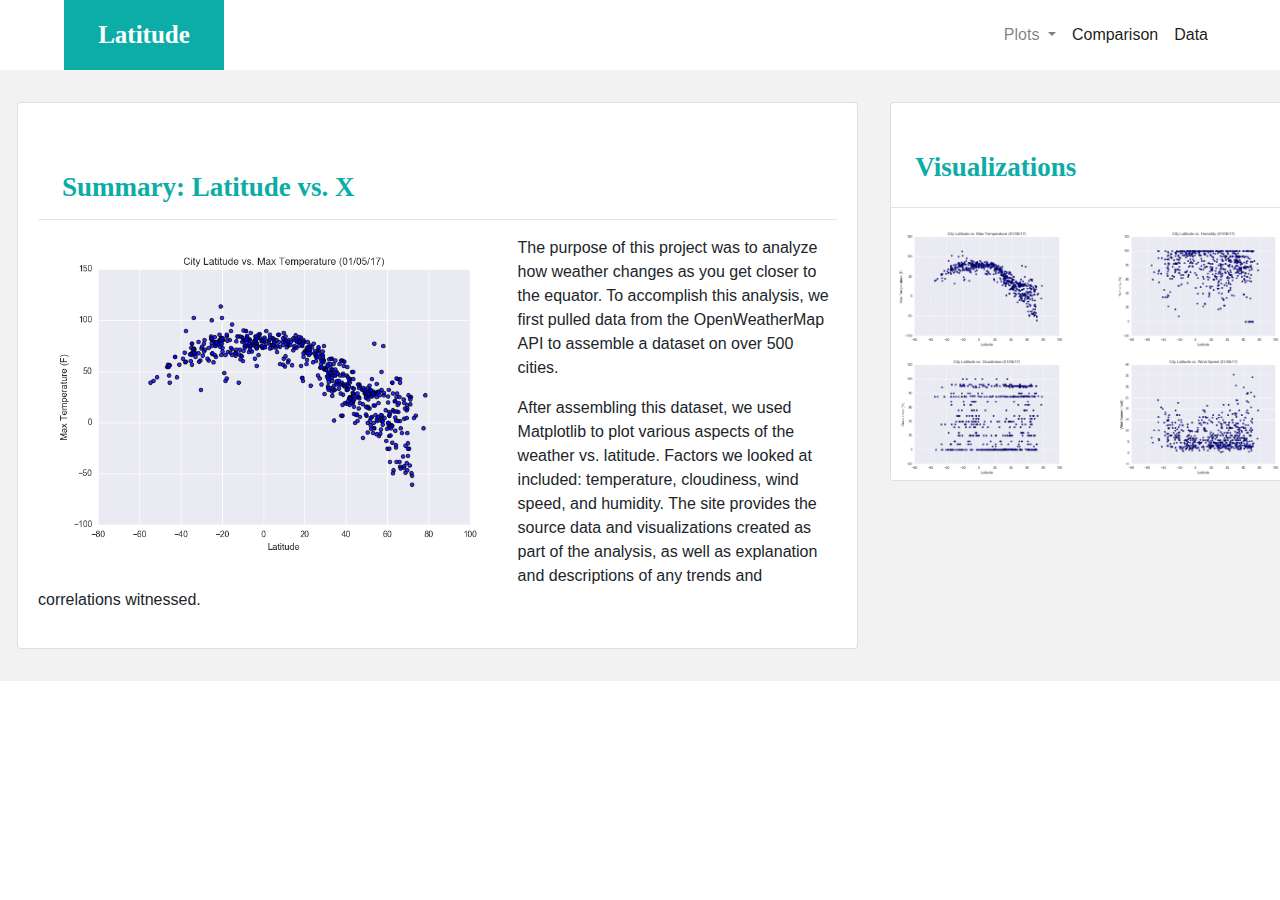
<file: index.html>
<!DOCTYPE html>
<html lang="en">
  
    <!--Import js and css style sheet-->
    <link
      rel="stylesheet"
      href="https://stackpath.bootstrapcdn.com/bootstrap/4.3.1/css/bootstrap.min.css"
      integrity="sha384-ggOyR0iXCbMQv3Xipma34MD+dH/1fQ784/j6cY/iJTQUOhcWr7x9JvoRxT2MZw1T"
      crossorigin="anonymous"
    />
    <script
      src="https://code.jquery.com/jquery-3.3.1.slim.min.js"
      integrity="sha384-q8i/X+965DzO0rT7abK41JStQIAqVgRVzpbzo5smXKp4YfRvH+8abtTE1Pi6jizo"
      crossorigin="anonymous"
    ></script>
    <script
      src="https://cdnjs.cloudflare.com/ajax/libs/popper.js/1.14.7/umd/popper.min.js"
      integrity="sha384-UO2eT0CpHqdSJQ6hJty5KVphtPhzWj9WO1clHTMGa3JDZwrnQq4sF86dIHNDz0W1"
      crossorigin="anonymous"
    ></script>
    <script
      src="https://stackpath.bootstrapcdn.com/bootstrap/4.3.1/js/bootstrap.min.js"
      integrity="sha384-JjSmVgyd0p3pXB1rRibZUAYoIIy6OrQ6VrjIEaFf/nJGzIxFDsf4x0xIM+B07jRM"
      crossorigin="anonymous"
    ></script>

    <link rel="stylesheet" href="style.css" />
  </head>

<!--Create navbar-->
  <body>
    <nav class="navbar navbar-expand-lg navbar-light bg-light narvar-text">
      <a class="navbar-brand latitude heading_text" href="index.html"><b>Latitude</b></a>
      <button
        class="navbar-toggler"
        type="button"
        data-toggle="collapse"
        data-target="#navbarNavDropdown"
        aria-controls="navbarNavDropdown"
        aria-expanded="false"
        aria-label="Toggle navigation"
      >
        <span class="navbar-toggler-icon "></span>
      </button>
      <div class="collapse navbar-collapse nav-left" id="navbarNavDropdown">
        <ul class="nav navbar-nav ml-auto">
          <li class="nav-item dropdown">
            <a
              class="nav-link dropdown-toggle"
              href="#"
              id="navbarDropdownMenuLink"
              data-toggle="dropdown"
              aria-haspopup="true"
              aria-expanded="false">
              Plots
            </a>
             <div
               class="dropdown-menu"
               aria-labelledby="navbarDropdownMenuLink">
               <a class="dropdown-item" href="max_temp.html">Max Temperature</a>
               <a class="dropdown-item" href="humidity.html">Humidity</a>
               <a class="dropdown-item" href="cloudiness.html">Cloudiness</a>
               <a class="dropdown-item" href="windspeed.html">Wind Speed</a>
             </div>
          </li>
          <li class="nav-item active">
            <a class="nav-link" href="comparison.html"
              >Comparison <span class="sr-only">(current)</span></a
            >
          </li>
          <li class="nav-item active">
            <a class="nav-link" href="data.html">Data</a>
          </li>
        </ul>
    </nav>
      <!--End of navbar-->
  
      <!--Create card for summary of this project-->
      <div class="row background">
        <div class="col-md-4 col-lg-8 card-padding">
          <div class="card">
            <div class="card-body">
             <h5><b>Summary: Latitude vs. X</b></h5>
             <hr />
             
             <img
              class="card-img-summary"
              src="Resources\assets\images\Fig1.png"
              alt="Max Temperature" 
             />
             <span>
             <p>
              The purpose of this project was to analyze how weather changes as you get closer to the equator.
              To accomplish this analysis, we first pulled data from the OpenWeatherMap API to assemble a dataset on over 500 cities.
             </p>  
             <p> 
              After assembling this dataset, we used Matplotlib to plot various aspects of the weather vs. latitude. 
              Factors we looked at included: temperature, cloudiness, wind speed, and humidity. The site provides the source data and visualizations created as part of the analysis, as well as explanation and descriptions of any trends and correlations witnessed.
             </p>
            </span>
            </div>
          </div>
        </div>
        <!--End of summary project-->

        <!--Create card to hold vizualization images-->
        <div class="col-md-2 col-lg-4 card-padding">
          <div class="card">
            <h4><b>Visualizations</b></h4>
            <hr />
            <div class="row">
              <div class="col-sm-3 col-md-6">
                <a href="max_temp.html">
                  <img
                  class="img-fluid"
                  src="Resources\assets\images\Fig1.png"
                  alt="Max Temperature"
                  />
                </a>  
              </div>
              <div class="col-sm-3 col-md-6">
                <a href="humidity.html">
                 <img
                   class="img-fluid"
                   src="Resources\assets\images\Fig2.png"
                   alt="Humidity"
                 />
                </a>
              </div>
              <div class="col-sm-3 col-md-6">
                <a href="cloudiness.html">
                  <img
                    class="img-fluid"
                    src="Resources\assets\images\Fig3.png"
                    alt="Cloudiness"
                  />
                 </a>
              </div>

              <div class="col-sm-3 col-md-6">
                <a href="windspeed.html">
                  <img
                    class="img-fluid"
                    src="Resources\assets\images\Fig4.png"
                    alt="Wind Speed"
                  />
                 </a>
              </div>
            </div>
          </div>
        </div>
      </div>
  </body>
</html>
</file>
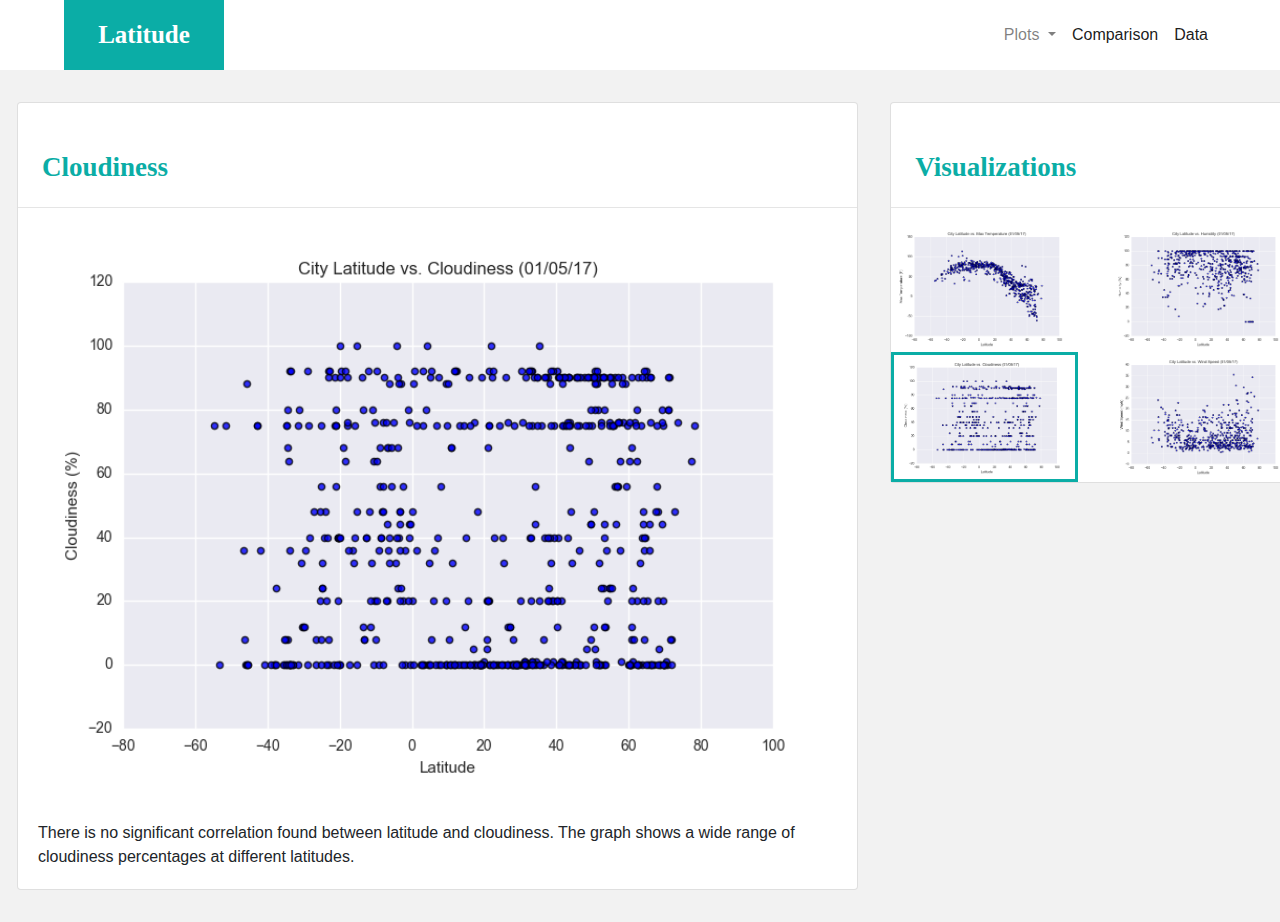
<file: cloudiness.html>
<!DOCTYPE html>
<html lang="en">
  <head>
    <meta charset="UTF-8" />
    <title>Bootstrap Visualization Dataset</title>

    <!--Import js and css style sheet-->
    <link
      rel="stylesheet"
      href="https://stackpath.bootstrapcdn.com/bootstrap/4.3.1/css/bootstrap.min.css"
      integrity="sha384-ggOyR0iXCbMQv3Xipma34MD+dH/1fQ784/j6cY/iJTQUOhcWr7x9JvoRxT2MZw1T"
      crossorigin="anonymous"
    />
    <script
      src="https://code.jquery.com/jquery-3.3.1.slim.min.js"
      integrity="sha384-q8i/X+965DzO0rT7abK41JStQIAqVgRVzpbzo5smXKp4YfRvH+8abtTE1Pi6jizo"
      crossorigin="anonymous"
    ></script>
    <script
      src="https://cdnjs.cloudflare.com/ajax/libs/popper.js/1.14.7/umd/popper.min.js"
      integrity="sha384-UO2eT0CpHqdSJQ6hJty5KVphtPhzWj9WO1clHTMGa3JDZwrnQq4sF86dIHNDz0W1"
      crossorigin="anonymous"
    ></script>
    <script
      src="https://stackpath.bootstrapcdn.com/bootstrap/4.3.1/js/bootstrap.min.js"
      integrity="sha384-JjSmVgyd0p3pXB1rRibZUAYoIIy6OrQ6VrjIEaFf/nJGzIxFDsf4x0xIM+B07jRM"
      crossorigin="anonymous"
    ></script>

    <link rel="stylesheet" href="style.css" />
  </head>
</html>

<!--Create navbar-->
<body>
  <nav class="navbar navbar-expand-lg navbar-light bg-light narvar-text">
    <a class="navbar-brand latitude heading_text" href="index.html"><b>Latitude</b></a>
    <button
      class="navbar-toggler"
      type="button"
      data-toggle="collapse"
      data-target="#navbarNavDropdown"
      aria-controls="navbarNavDropdown"
      aria-expanded="false"
      aria-label="Toggle navigation"
    >
      <span class="navbar-toggler-icon "></span>
    </button>
    <div class="collapse navbar-collapse nav-left" id="navbarNavDropdown">
      <ul class="nav navbar-nav ml-auto">
        <li class="nav-item dropdown">
          <a
            class="nav-link dropdown-toggle"
            href="#"
            id="navbarDropdownMenuLink"
            data-toggle="dropdown"
            aria-haspopup="true"
            aria-expanded="false">
            Plots
          </a>
           <div
             class="dropdown-menu"
             aria-labelledby="navbarDropdownMenuLink">
             <a class="dropdown-item" href="max_temp.html">Max Temperature</a>
             <a class="dropdown-item" href="humidity.html">Humidity</a>
             <a class="dropdown-item" href="cloudiness.html">Cloudiness</a>
             <a class="dropdown-item" href="windspeed.html">Wind Speed</a>
           </div>
        </li>
        <li class="nav-item active">
          <a class="nav-link" href="comparison.html"
            >Comparison <span class="sr-only">(current)</span></a
          >
        </li>
        <li class="nav-item active">
          <a class="nav-link" href="data.html">Data</a>
        </li>
      </ul>
  </nav>
    <!--End of navbar-->

    <!--Summary of image-->
      <div class="row background">
        <div class="col-md-4 col-lg-8 card-padding">
          <div class="card">
            <h5><b>Cloudiness</b></h5>
            <hr />
            <img
              class="card-img-top"
              src="Resources\assets\images\Fig3.png"
              alt="Cloudiness"
            />
            <div class="card-body">
              <p class="card-text">
                There is no significant correlation found between latitude and cloudiness. The graph shows a wide range of cloudiness percentages at different latitudes.
              </p>
            </div>
          </div>
        </div>
        <!--End of summary image-->
       
        <!-- Create card to hold vizualization images-->
        <div class="col-md-2 col-lg-4 card-padding">
        <div class="card">
          <h4><b>Visualizations</b></h4>
          <hr />
          <div class="row">
            <div class="col-sm-3 col-md-6">
              <a href="max_temp.html">
                <img
                class="img-fluid"
                src="Resources\assets\images\Fig1.png"
                alt="Max Temperature"
                />
              </a>  
            </div>
            <div class="col-sm-3 col-md-6">
              <a href="humidity.html">
               <img
                 class="img-fluid"
                 src="Resources\assets\images\Fig2.png"
                 alt="Humidity"
               />
              </a>
            </div>
            <div class="col-sm-3 col-md-6">
              <a href="cloudiness.html">
                <img
                  class="img-fluid img-viz"
                  src="Resources\assets\images\Fig3.png"
                  alt="Cloudiness"
                />
               </a>
            </div>

            <div class="col-sm-3 col-md-6">
              <a href="windspeed.html">
                <img
                  class="img-fluid"
                  src="Resources\assets\images\Fig4.png"
                  alt="Wind Speed"
                />
               </a>
              </div>
            </div>
          </div>
        </div>
      </div>
  </body>
</html>
</file>
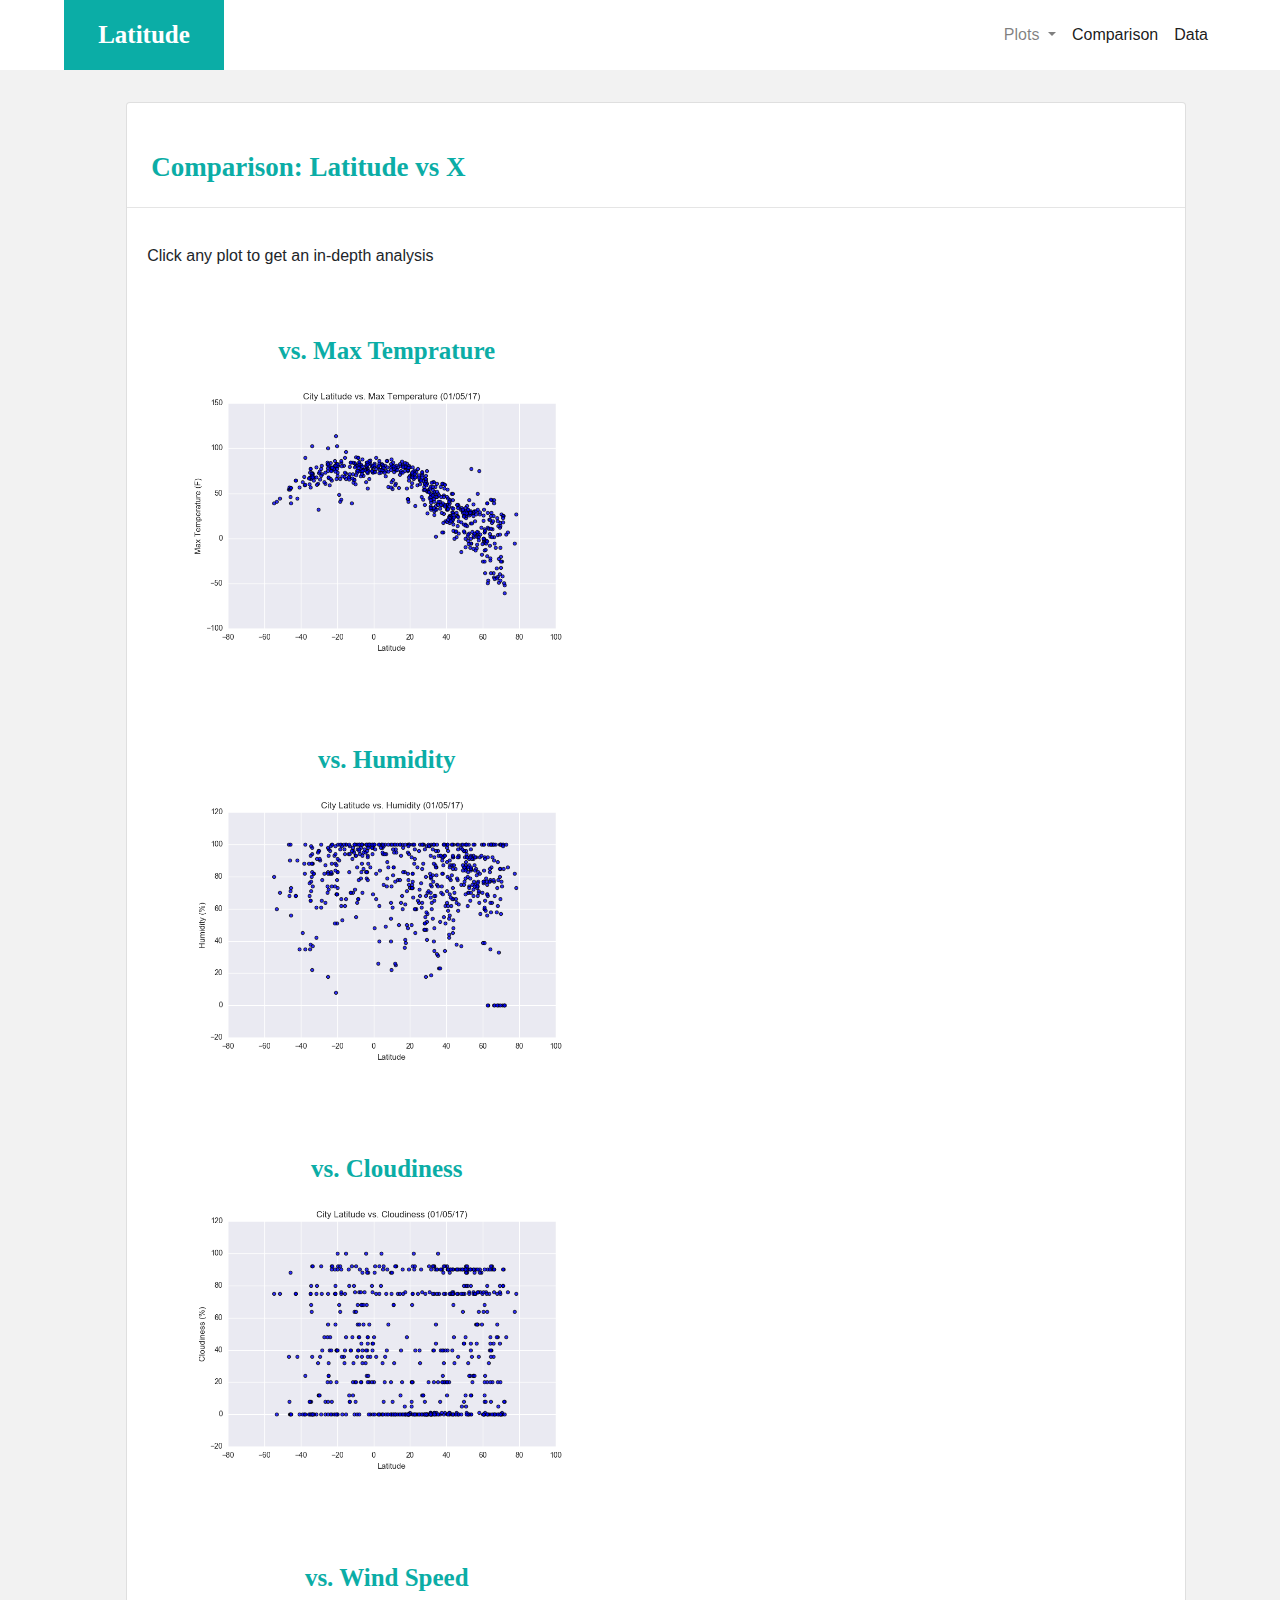
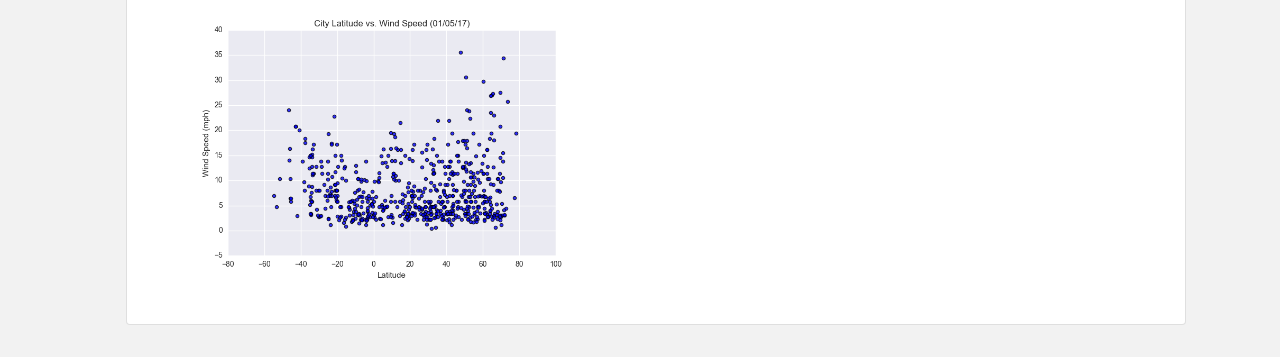
<file: comparison.html>
<!DOCTYPE html>
<html lang="en">
  
  <!--Import js and css style sheet-->
  <head>
    <meta charset="UTF-8" />
    <title>Bootstrap Visualization Dataset</title>
    <link
      rel="stylesheet"
      href="https://stackpath.bootstrapcdn.com/bootstrap/4.3.1/css/bootstrap.min.css"
      integrity="sha384-ggOyR0iXCbMQv3Xipma34MD+dH/1fQ784/j6cY/iJTQUOhcWr7x9JvoRxT2MZw1T"
      crossorigin="anonymous"
    />
    <script
      src="https://code.jquery.com/jquery-3.3.1.slim.min.js"
      integrity="sha384-q8i/X+965DzO0rT7abK41JStQIAqVgRVzpbzo5smXKp4YfRvH+8abtTE1Pi6jizo"
      crossorigin="anonymous"
    ></script>
    <script
      src="https://cdnjs.cloudflare.com/ajax/libs/popper.js/1.14.7/umd/popper.min.js"
      integrity="sha384-UO2eT0CpHqdSJQ6hJty5KVphtPhzWj9WO1clHTMGa3JDZwrnQq4sF86dIHNDz0W1"
      crossorigin="anonymous"
    ></script>
    <script
      src="https://stackpath.bootstrapcdn.com/bootstrap/4.3.1/js/bootstrap.min.js"
      integrity="sha384-JjSmVgyd0p3pXB1rRibZUAYoIIy6OrQ6VrjIEaFf/nJGzIxFDsf4x0xIM+B07jRM"
      crossorigin="anonymous"
    ></script>

    <link rel="stylesheet" href="style.css" />
  </head>

<!--Create navbar-->
  <body>
    <nav class="navbar navbar-expand-lg navbar-light bg-light narvar-text">
      <a class="navbar-brand latitude heading_text" href="index.html"><b>Latitude</b></a>
      <button
        class="navbar-toggler"
        type="button"
        data-toggle="collapse"
        data-target="#navbarNavDropdown"
        aria-controls="navbarNavDropdown"
        aria-expanded="false"
        aria-label="Toggle navigation"
      >
        <span class="navbar-toggler-icon "></span>
      </button>
      <div class="collapse navbar-collapse nav-left" id="navbarNavDropdown">
        <ul class="nav navbar-nav ml-auto">
          <li class="nav-item dropdown">
            <a
              class="nav-link dropdown-toggle"
              href="#"
              id="navbarDropdownMenuLink"
              data-toggle="dropdown"
              aria-haspopup="true"
              aria-expanded="false">
              Plots
            </a>
             <div
               class="dropdown-menu"
               aria-labelledby="navbarDropdownMenuLink">
               <a class="dropdown-item" href="max_temp.html">Max Temperature</a>
               <a class="dropdown-item" href="humidity.html">Humidity</a>
               <a class="dropdown-item" href="cloudiness.html">Cloudiness</a>
               <a class="dropdown-item" href="windspeed.html">Wind Speed</a>
             </div>
          </li>
          <li class="nav-item active">
            <a class="nav-link" href="comparison.html"
              >Comparison <span class="sr-only">(current)</span></a
            >
          </li>
          <li class="nav-item active">
            <a class="nav-link" href="data.html">Data</a>
          </li>
        </ul>
    </nav>
      <!--End of navbar-->

      <!--Create card to hold vizualization images-->
      <div class="row background">
      <div class="col-md-10 card-padding">
        <div class="card">
          <h5><b>Comparison: Latitude vs X</b></h5>
          <hr />
          <div class="card-body">
            <p class="card-text">
              Click any plot to get an in-depth analysis
            </p>
          </div>    
          <div class="row">
            <div class="col-sm-3 col-md-5 com-img">
              <h6><b>vs. Max Temprature</b></h6>
              <a href="max_temp.html">
                <img
                class="img-fluid"
                src="Resources\assets\images\Fig1.png"
                alt="Max Temperature"
                />
              </a>  
            </div>
            <div class="col-sm-3 col-md-5 com-img">
              <h6><b>vs. Humidity</b></h6>
              <a href="humidity.html">
               <img
                 class="img-fluid"
                 src="Resources\assets\images\Fig2.png"
                 alt="Humidity"
               />
              </a>
            </div>

            <div class="col-sm-3 col-md-5 com-img">
              <h6><b>vs. Cloudiness</b></h6>
              <a href="cloudiness.html">
                <img
                  class="img-fluid"
                  src="Resources\assets\images\Fig3.png"
                  alt="Cloudiness"
                />
               </a>
            </div>

            <div class="col-sm-3 col-md-5 com-img">
              <h6><b>vs. Wind Speed</b></h6>
              <a href="windspeed.html">
                <img
                  class="img-fluid"
                  src="Resources\assets\images\Fig4.png"
                  alt="Wind Speed"
                />
               </a>
            </div>
          </div>
        </div>
      </div>
    </div>
  </body>
</html>
</file>
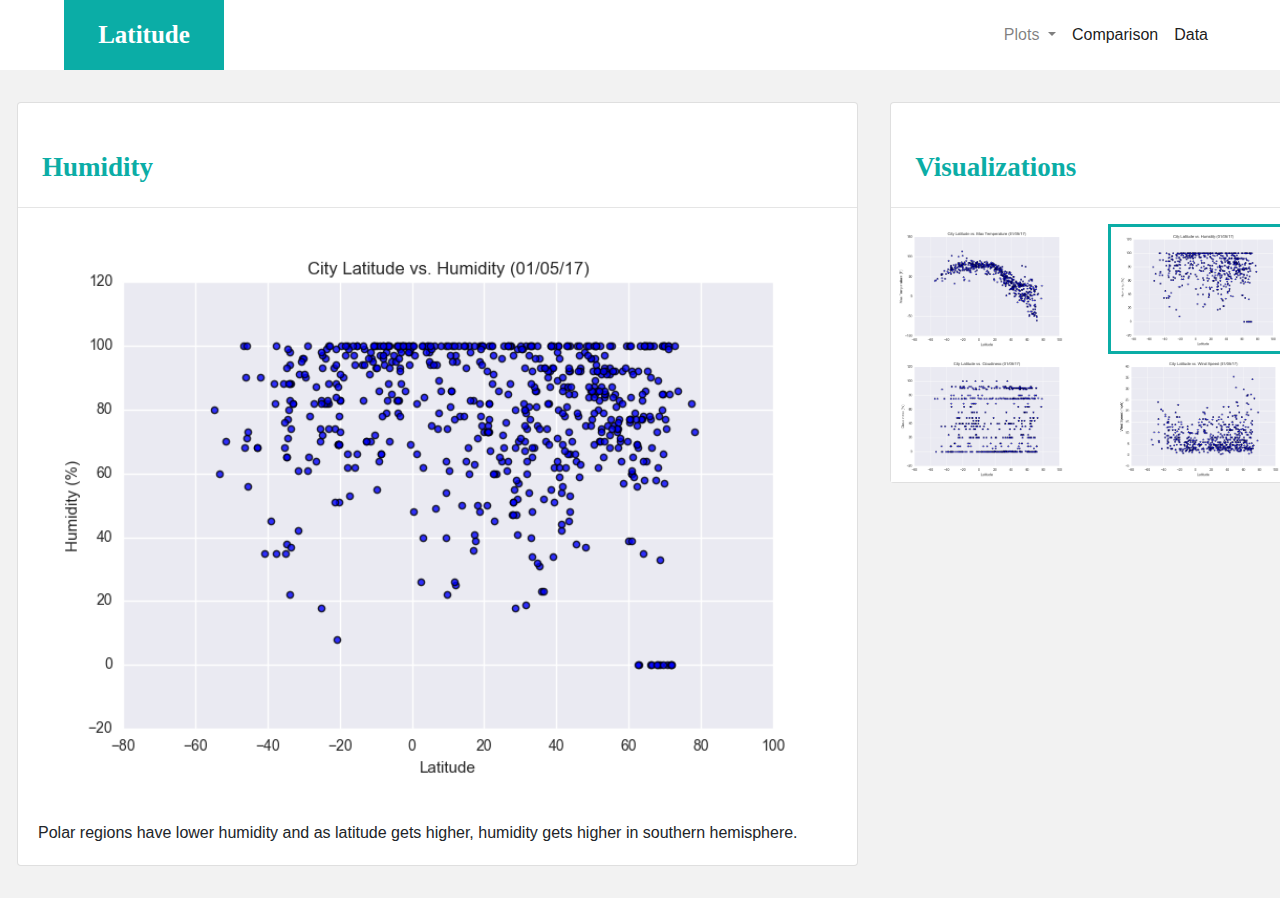
<file: humidity.html>
<!DOCTYPE html>
<html lang="en">
  <head>
    <meta charset="UTF-8" />
    <title>Bootstrap Visualization Dataset</title>
    
    <!--Import js and css style sheet-->
    <link
      rel="stylesheet"
      href="https://stackpath.bootstrapcdn.com/bootstrap/4.3.1/css/bootstrap.min.css"
      integrity="sha384-ggOyR0iXCbMQv3Xipma34MD+dH/1fQ784/j6cY/iJTQUOhcWr7x9JvoRxT2MZw1T"
      crossorigin="anonymous"
    />
    <script
      src="https://code.jquery.com/jquery-3.3.1.slim.min.js"
      integrity="sha384-q8i/X+965DzO0rT7abK41JStQIAqVgRVzpbzo5smXKp4YfRvH+8abtTE1Pi6jizo"
      crossorigin="anonymous"
    ></script>
    <script
      src="https://cdnjs.cloudflare.com/ajax/libs/popper.js/1.14.7/umd/popper.min.js"
      integrity="sha384-UO2eT0CpHqdSJQ6hJty5KVphtPhzWj9WO1clHTMGa3JDZwrnQq4sF86dIHNDz0W1"
      crossorigin="anonymous"
    ></script>
    <script
      src="https://stackpath.bootstrapcdn.com/bootstrap/4.3.1/js/bootstrap.min.js"
      integrity="sha384-JjSmVgyd0p3pXB1rRibZUAYoIIy6OrQ6VrjIEaFf/nJGzIxFDsf4x0xIM+B07jRM"
      crossorigin="anonymous"
    ></script>

    <link rel="stylesheet" href="style.css" />
  </head>

 <!--Create navbar-->
 <body>
  <nav class="navbar navbar-expand-lg navbar-light bg-light narvar-text">
    <a class="navbar-brand latitude heading_text" href="index.html"><b>Latitude</b></a>
    <button
      class="navbar-toggler"
      type="button"
      data-toggle="collapse"
      data-target="#navbarNavDropdown"
      aria-controls="navbarNavDropdown"
      aria-expanded="false"
      aria-label="Toggle navigation"
    >
      <span class="navbar-toggler-icon "></span>
    </button>
    <div class="collapse navbar-collapse nav-left" id="navbarNavDropdown">
      <ul class="nav navbar-nav ml-auto">
        <li class="nav-item dropdown">
          <a
            class="nav-link dropdown-toggle"
            href="#"
            id="navbarDropdownMenuLink"
            data-toggle="dropdown"
            aria-haspopup="true"
            aria-expanded="false">
            Plots
          </a>
           <div
             class="dropdown-menu"
             aria-labelledby="navbarDropdownMenuLink">
             <a class="dropdown-item" href="max_temp.html">Max Temperature</a>
             <a class="dropdown-item" href="humidity.html">Humidity</a>
             <a class="dropdown-item" href="cloudiness.html">Cloudiness</a>
             <a class="dropdown-item" href="windspeed.html">Wind Speed</a>
           </div>
        </li>
        <li class="nav-item active">
          <a class="nav-link" href="comparison.html"
            >Comparison <span class="sr-only">(current)</span></a
          >
        </li>
        <li class="nav-item active">
          <a class="nav-link" href="data.html">Data</a>
        </li>
      </ul>
  </nav>
    <!--End of navbar-->

      <!--Summary of image-->
      <div class="row background">
        <div class="col-md-4 col-lg-8 card-padding">
          <div class="card">
            <h5><b>Humidity</b></h5>
            <hr />
            <img
              class="card-img-top"
              src="Resources\assets\images\Fig2.png"
              alt="Humidity"
            />
            <div class="card-body">
              <p class="card-text">
                Polar regions have lower humidity and as latitude gets higher, humidity gets higher in southern hemisphere.
              </p>
            </div>
          </div>
        </div>
        <!--End of summary image-->

        <!--Create card to hold vizualization images-->
        <div class="col-md-2 col-lg-4 card-padding">
          <div class="card">
            <h4><b>Visualizations</b></h4>
            <hr />
            <div class="row">
              <div class="col-sm-3 col-md-6">
                <a href="max_temp.html">
                  <img
                  class="img-fluid"
                  src="Resources\assets\images\Fig1.png"
                  alt="Max Temperature"
                  />
                </a>  
              </div>
              <div class="col-sm-3 col-md-6">
                <a href="humidity.html">
                 <img
                   class="img-fluid img-viz"
                   src="Resources\assets\images\Fig2.png"
                   alt="Humidity"
                 />
                </a>
              </div>
              <div class="col-sm-3 col-md-6">
                <a href="cloudiness.html">
                  <img
                    class="img-fluid"
                    src="Resources\assets\images\Fig3.png"
                    alt="Cloudiness"
                  />
                 </a>
              </div>

              <div class="col-sm-3 col-md-6">
                <a href="windspeed.html">
                  <img
                    class="img-fluid"
                    src="Resources\assets\images\Fig4.png"
                    alt="Wind Speed"
                  />
                 </a>
              </div>
            </div>
          </div>
        </div>
      </div>
  </body>
</html>
</file>
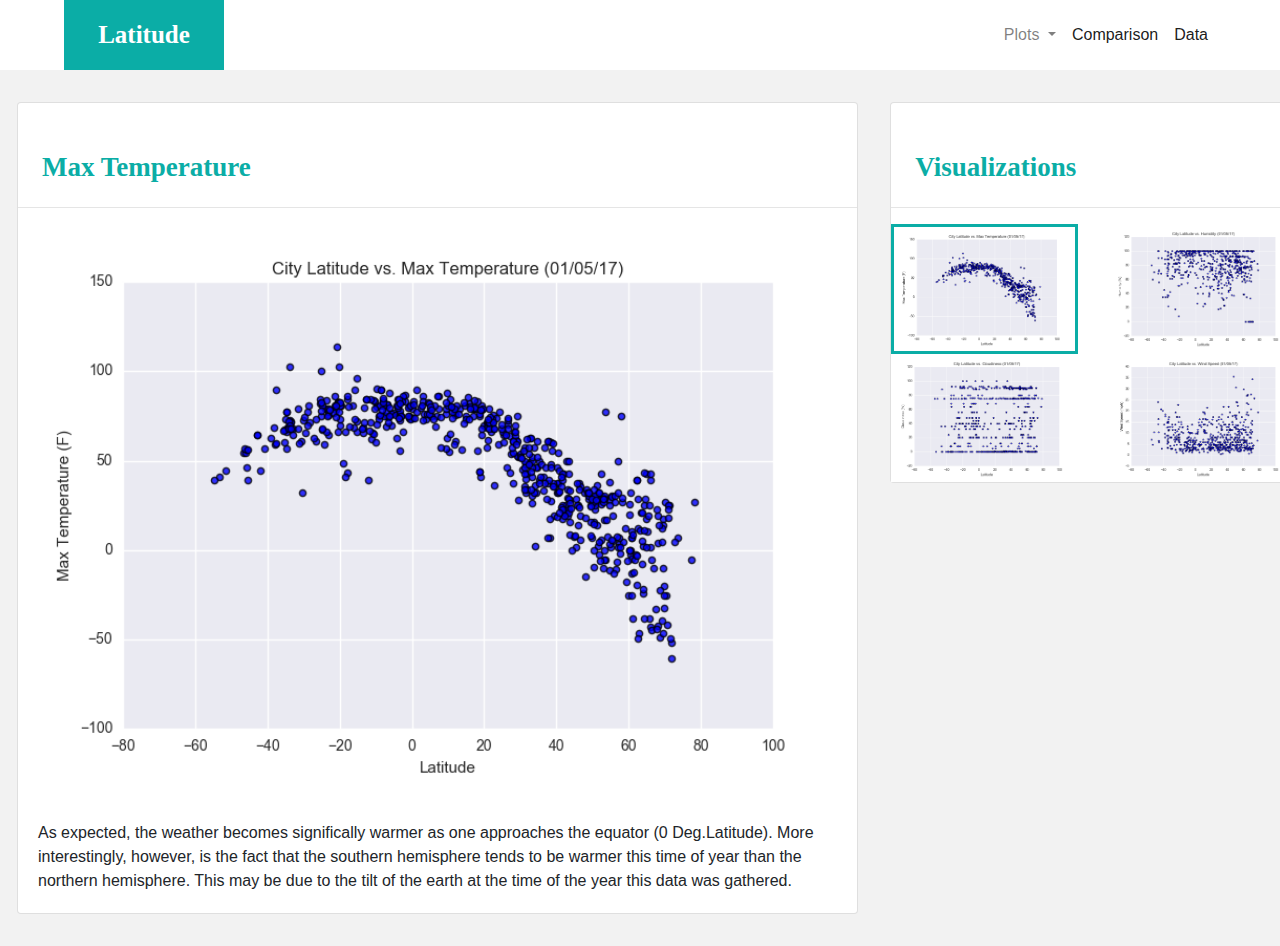
<file: max_temp.html>
<!DOCTYPE html>
<html lang="en">
  <head>
    <meta charset="UTF-8" />
    <title>Bootstrap Visualization Dataset</title>
    
    <!--Import js and css style sheet-->
    <link
      rel="stylesheet"
      href="https://stackpath.bootstrapcdn.com/bootstrap/4.3.1/css/bootstrap.min.css"
      integrity="sha384-ggOyR0iXCbMQv3Xipma34MD+dH/1fQ784/j6cY/iJTQUOhcWr7x9JvoRxT2MZw1T"
      crossorigin="anonymous"
    />
    <script
      src="https://code.jquery.com/jquery-3.3.1.slim.min.js"
      integrity="sha384-q8i/X+965DzO0rT7abK41JStQIAqVgRVzpbzo5smXKp4YfRvH+8abtTE1Pi6jizo"
      crossorigin="anonymous"
    ></script>
    <script
      src="https://cdnjs.cloudflare.com/ajax/libs/popper.js/1.14.7/umd/popper.min.js"
      integrity="sha384-UO2eT0CpHqdSJQ6hJty5KVphtPhzWj9WO1clHTMGa3JDZwrnQq4sF86dIHNDz0W1"
      crossorigin="anonymous"
    ></script>
    <script
      src="https://stackpath.bootstrapcdn.com/bootstrap/4.3.1/js/bootstrap.min.js"
      integrity="sha384-JjSmVgyd0p3pXB1rRibZUAYoIIy6OrQ6VrjIEaFf/nJGzIxFDsf4x0xIM+B07jRM"
      crossorigin="anonymous"
    ></script>

    <link rel="stylesheet" href="style.css" />
  </head>

 <!--Create navbar-->
 <body>
  <nav class="navbar navbar-expand-lg navbar-light bg-light narvar-text">
    <a class="navbar-brand latitude heading_text" href="index.html"><b>Latitude</b></a>
    <button
      class="navbar-toggler"
      type="button"
      data-toggle="collapse"
      data-target="#navbarNavDropdown"
      aria-controls="navbarNavDropdown"
      aria-expanded="false"
      aria-label="Toggle navigation"
    >
      <span class="navbar-toggler-icon "></span>
    </button>
    <div class="collapse navbar-collapse nav-left" id="navbarNavDropdown">
      <ul class="nav navbar-nav ml-auto">
        <li class="nav-item dropdown">
          <a
            class="nav-link dropdown-toggle"
            href="#"
            id="navbarDropdownMenuLink"
            data-toggle="dropdown"
            aria-haspopup="true"
            aria-expanded="false">
            Plots
          </a>
           <div
             class="dropdown-menu"
             aria-labelledby="navbarDropdownMenuLink">
             <a class="dropdown-item" href="max_temp.html">Max Temperature</a>
             <a class="dropdown-item" href="humidity.html">Humidity</a>
             <a class="dropdown-item" href="cloudiness.html">Cloudiness</a>
             <a class="dropdown-item" href="windspeed.html">Wind Speed</a>
           </div>
        </li>
        <li class="nav-item active">
          <a class="nav-link" href="comparison.html"
            >Comparison <span class="sr-only">(current)</span></a
          >
        </li>
        <li class="nav-item active">
          <a class="nav-link" href="data.html">Data</a>
        </li>
      </ul>
  </nav>
    <!--End of navbar-->

      <!--Summary of image-->
      <div class="row background">
        <div class="col-md-4 col-lg-8 card-padding">
          <div class="card">
            <h5><b>Max Temperature</b></h5>
            <hr />
            <img
              class="card-img-top"
              src="Resources\assets\images\Fig1.png"
              alt="Max Temperature"
            />
            <div class="card-body">
              <p class="card-text">
                As expected, the weather becomes significally warmer as one
                approaches the equator (0 Deg.Latitude). More interestingly,
                however, is the fact that the southern hemisphere tends to be
                warmer this time of year than the northern hemisphere. This may
                be due to the tilt of the earth at the time of the year this
                data was gathered.
              </p>
            </div>
          </div>
        </div>
        <!--End of summary image-->

        <!--Create card to hold vizualization images-->
        <div class="col-md-2 col-lg-4 card-padding">
          <div class="card">
            <h4><b>Visualizations</b></h4>
            <hr />
            <div class="row">
              <div class="col-sm-3 col-md-6">
                <a href="max_temp.html">
                  <img
                  class="img-fluid img-viz"
                  src="Resources\assets\images\Fig1.png"
                  alt="Max Temperature"
                  />
                </a>  
              </div>
              <div class="col-sm-3 col-md-6">
                <a href="humidity.html">
                 <img
                   class="img-fluid"
                   src="Resources\assets\images\Fig2.png"
                   alt="Humidity"
                 />
                </a>
              </div>
              <div class="col-sm-3 col-md-6">
                <a href="cloudiness.html">
                  <img
                    class="img-fluid"
                    src="Resources\assets\images\Fig3.png"
                    alt="Cloudiness"
                  />
                 </a>
              </div>

              <div class="col-sm-3 col-md-6">
                <a href="windspeed.html">
                  <img
                    class="img-fluid"
                    src="Resources\assets\images\Fig4.png"
                    alt="Wind Speed"
                  />
                 </a>
              </div>
            </div>
          </div>
        </div>
      </div>
  </body>
</html>
</file>
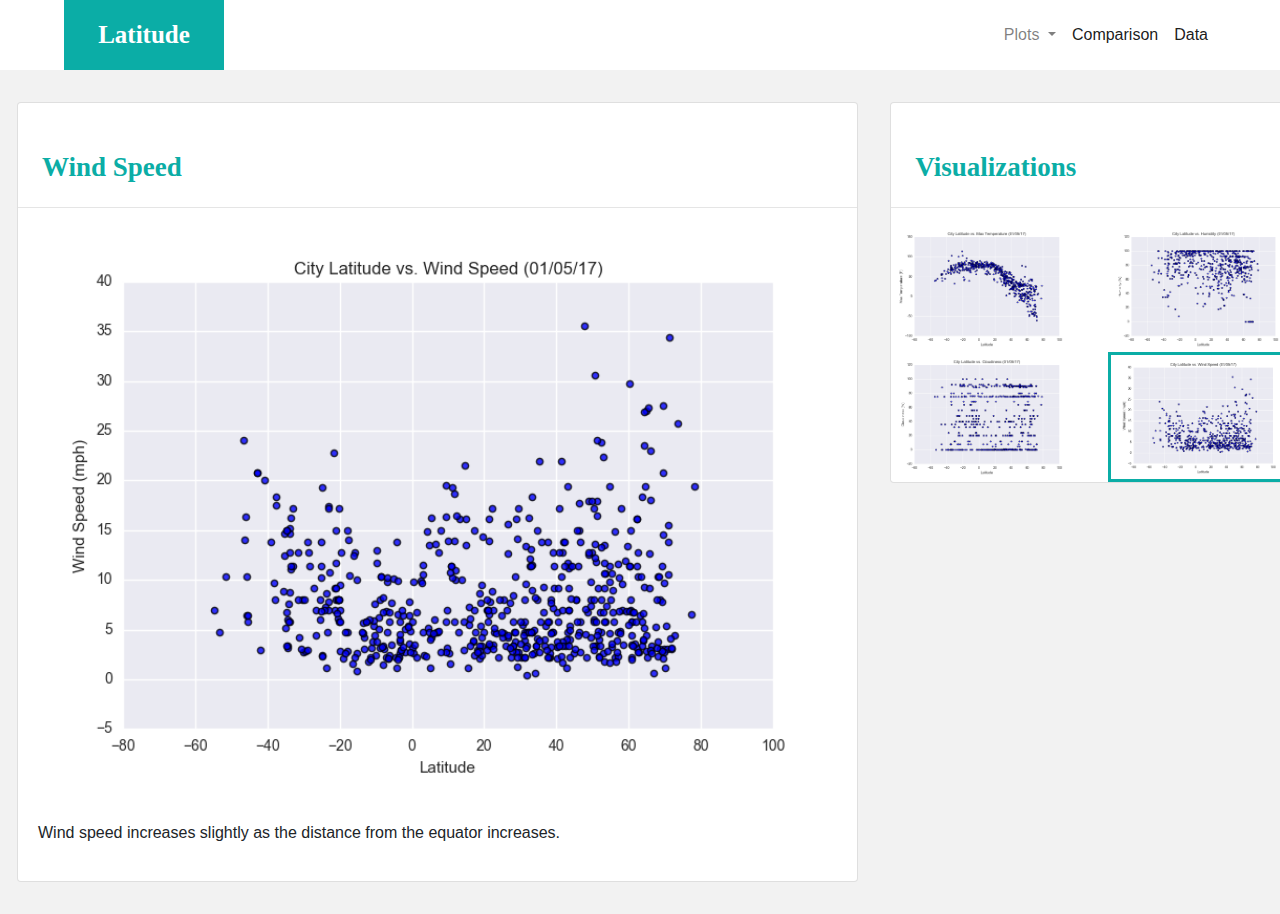
<file: windspeed.html>
<!DOCTYPE html>
<html lang="en">
  
  <!--Import js and css style sheet-->
  <head>
    <meta charset="UTF-8" />
    <title>Bootstrap Visualization Dataset</title>
    <link
      rel="stylesheet"
      href="https://stackpath.bootstrapcdn.com/bootstrap/4.3.1/css/bootstrap.min.css"
      integrity="sha384-ggOyR0iXCbMQv3Xipma34MD+dH/1fQ784/j6cY/iJTQUOhcWr7x9JvoRxT2MZw1T"
      crossorigin="anonymous"
    />
    <script
      src="https://code.jquery.com/jquery-3.3.1.slim.min.js"
      integrity="sha384-q8i/X+965DzO0rT7abK41JStQIAqVgRVzpbzo5smXKp4YfRvH+8abtTE1Pi6jizo"
      crossorigin="anonymous"
    ></script>
    <script
      src="https://cdnjs.cloudflare.com/ajax/libs/popper.js/1.14.7/umd/popper.min.js"
      integrity="sha384-UO2eT0CpHqdSJQ6hJty5KVphtPhzWj9WO1clHTMGa3JDZwrnQq4sF86dIHNDz0W1"
      crossorigin="anonymous"
    ></script>
    <script
      src="https://stackpath.bootstrapcdn.com/bootstrap/4.3.1/js/bootstrap.min.js"
      integrity="sha384-JjSmVgyd0p3pXB1rRibZUAYoIIy6OrQ6VrjIEaFf/nJGzIxFDsf4x0xIM+B07jRM"
      crossorigin="anonymous"
    ></script>

    <link rel="stylesheet" href="style.css" />
  </head>

<!--Create navbar-->
  <body>
    <nav class="navbar navbar-expand-lg navbar-light bg-light narvar-text">
      <a class="navbar-brand latitude heading_text" href="index.html"><b>Latitude</b></a>
      <button
        class="navbar-toggler"
        type="button"
        data-toggle="collapse"
        data-target="#navbarNavDropdown"
        aria-controls="navbarNavDropdown"
        aria-expanded="false"
        aria-label="Toggle navigation"
      >
        <span class="navbar-toggler-icon "></span>
      </button>
      <div class="collapse navbar-collapse nav-left" id="navbarNavDropdown">
        <ul class="nav navbar-nav ml-auto">
          <li class="nav-item dropdown">
            <a
              class="nav-link dropdown-toggle"
              href="#"
              id="navbarDropdownMenuLink"
              data-toggle="dropdown"
              aria-haspopup="true"
              aria-expanded="false">
              Plots
            </a>
             <div
               class="dropdown-menu"
               aria-labelledby="navbarDropdownMenuLink">
               <a class="dropdown-item" href="max_temp.html">Max Temperature</a>
               <a class="dropdown-item" href="humidity.html">Humidity</a>
               <a class="dropdown-item" href="cloudiness.html">Cloudiness</a>
               <a class="dropdown-item" href="windspeed.html">Wind Speed</a>
             </div>
          </li>
          <li class="nav-item active">
            <a class="nav-link" href="comparison.html"
              >Comparison <span class="sr-only">(current)</span></a
            >
          </li>
          <li class="nav-item active">
            <a class="nav-link" href="data.html">Data</a>
          </li>
        </ul>
    </nav>
      <!--End of navbar-->

      <!--Summary of image-->
      <div class="row background">
        <div class="col-md-4 col-lg-8 card-padding">
          <div class="card">
            <h5><b>Wind Speed</b></h5>
            <hr />
            <img
              class="card-img-top"
              src="Resources\assets\images\Fig4.png"
              alt="Wind speed"
            />
            <div class="card-body">
              <p class="card-text">
                Wind speed increases slightly as the distance from the equator increases.</p>
              </p>
            </div>
          </div>
        </div>
        <!--End of summary image-->

        <!--Create card to hold vizualization images-->
        <div class="col-md-2 col-lg-4 card-padding">
          <div class="card">
            <h4><b>Visualizations</b></h4>
            <hr />
            <div class="row">
              <div class="col-sm-3 col-md-6">
                <a href="max_temp.html">
                  <img
                  class="img-fluid"
                  src="Resources\assets\images\Fig1.png"
                  alt="Max Temperature"
                  />
                </a>  
              </div>
              <div class="col-sm-3 col-md-6">
                <a href="humidity.html">
                 <img
                   class="img-fluid"
                   src="Resources\assets\images\Fig2.png"
                   alt="Humidity"
                 />
                </a>
              </div>
              <div class="col-sm-3 col-md-6">
                <a href="cloudiness.html">
                  <img
                    class="img-fluid"
                    src="Resources\assets\images\Fig3.png"
                    alt="Cloudiness"
                  />
                 </a>
              </div>

              <div class="col-sm-3 col-md-6">
                <a href="windspeed.html">
                  <img
                    class="img-fluid img-viz"
                    src="Resources\assets\images\Fig4.png"
                    alt="Wind Speed"
                  />
                 </a>
              </div>
            </div>
          </div>
        </div>
      </div>
  </body>
</html>
</file>
<file: style.css>
.description-content {
	margin-top: 30px;
	margin-bottom: 60px;
	padding: 10px 30px 5px;
	color: black;
	background-color: white;
}

.narvar-text {
  background-color: white !important;
  padding: 0rem;
  padding-left: 4rem;
}

.nav-left {
  padding-right: 4rem;
}

.nav-right {
  height: 100%;
}

.latitude {
  background-color: #0bada6;
  color: white;
  font-size: 25px;
}

.heading_text {
  font-family: serif;
  padding: 1rem;
  color: #ffffff !important;
  height: 100%;
  width: 10rem;
  font-weight: bold;
  text-align: center;
  margin: 0;
}

.background {
  background-color: #f2f2f2;
  justify-content: space-evenly;
}

.card-img-summary {
  float: left;
  width: 60%;
  height: 60%;
  }

.card-padding {
  padding: 2rem 0rem 2rem 2rem;
}

.data-card-padding {
  padding-top: 3rem;
  padding-left: 6rem;
  padding-right: 5rem;
  padding-bottom: 8rem;
}

h4 {
  color: #0bada6;
  font-family: serif;
  padding: 3rem 1.5rem 0;
  font-size: 27px;
}

h5 {
  color: #0bada6;
  font-family: serif;
  padding: 3rem 1.5rem 0;
  font-size: 27px;
}

h6 {
  color: #0bada6;
  font-family: serif;
  padding: 3rem 1.5rem 0;
  font-size: 25px;
  text-align: center;
}


footer {
  text-align: center;
  color: white;
  background-color: #666666;
  padding: 15px;
  border-top-style: solid;
  border-top-color: #0bada6;
  border-top-width: 5px;
}

.img-viz{
  border-style: solid;
  border-color: #0bada6;
  border-width: medium;
}

.com-img{
  margin: 0rem 3rem 2rem 3rem;

}
@media (max-width: 990px) {
  .navbar-expand-lg { 
    background-color: #0bada6 !important;
  }

  .navbar {
    max-height: none;
    padding: inherit;.
  }
  .navbar div {
    margin: inherit;
    background-color: white;
  }
  .navbar-brand {
    padding: 10px;
  }
  button{
    margin-right: 30px;
  }

  .navbar-light .navbar-toggler {
    color: #888888;
    border-color: #DDDDDD;
  }

  .card-padding-2 {
    padding: 3 0;

  }
</file>
